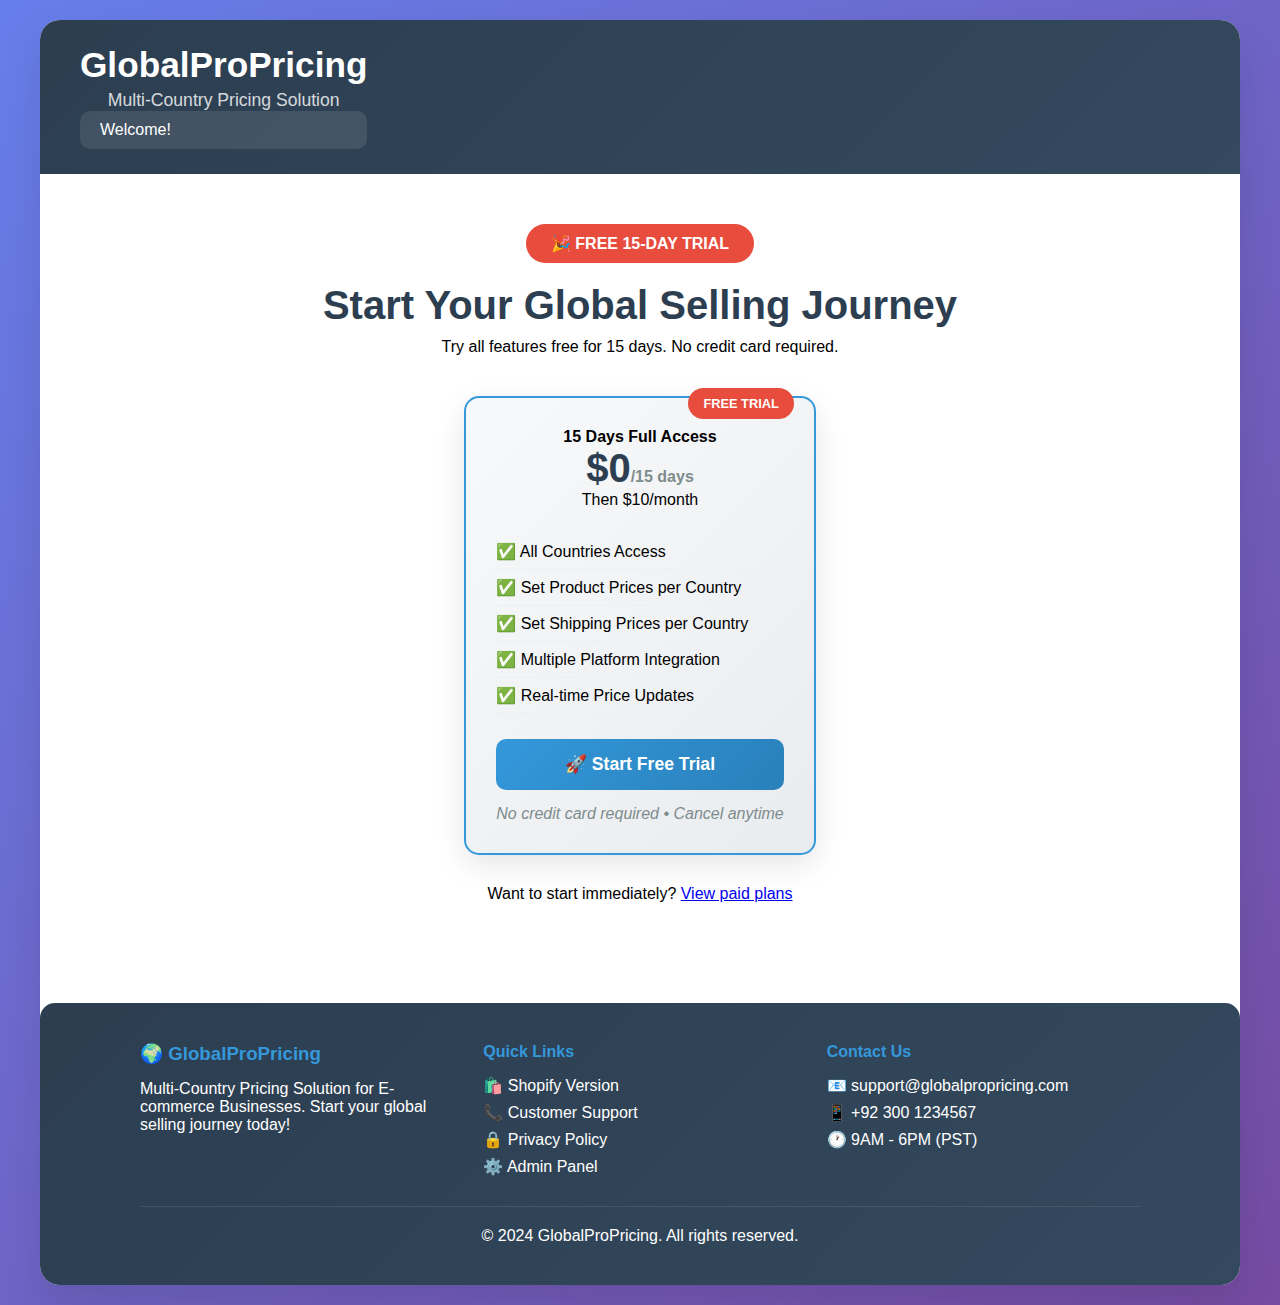
<file: index.html>
<!DOCTYPE html>
<html lang="en">
<head>
    <meta charset="UTF-8">
    <meta name="viewport" content="width=device-width, initial-scale=1.0">
    <title>GlobalProPricing - Multi-Country Pricing Solution</title>
    <link rel="stylesheet" href="style.css">
</head>
<body>
    <div class="app-container">
        <!-- Header -->
        <header class="app-header">
            <div class="header-content">
                <div class="header-title">
                    <h1>GlobalProPricing</h1>
                    <p>Multi-Country Pricing Solution</p>
                </div>
                <div class="user-section">
                    <span>Welcome!</span>
                </div>
            </div>
        </header>

        <!-- Free Trial Section -->
        <div id="freeTrialSection" class="subscription-section">
            <div class="container">
                <div class="section-header">
                    <div class="trial-badge">🎉 FREE 15-DAY TRIAL</div>
                    <h2>Start Your Global Selling Journey</h2>
                    <p>Try all features free for 15 days. No credit card required.</p>
                </div>

                <div class="pricing-plans">
                    <div class="plan-group">
                        <div class="plan-cards">
                            <div class="plan-card popular" style="max-width: 500px; margin: 0 auto;">
                                <div class="popular-badge">FREE TRIAL</div>
                                <div class="plan-header">
                                    <h4>15 Days Full Access</h4>
                                    <div class="price">$0<span>/15 days</span></div>
                                    <div class="save-amount">Then $10/month</div>
                                </div>
                                <ul class="features">
                                    <li>✅ All Countries Access</li>
                                    <li>✅ Set Product Prices per Country</li>
                                    <li>✅ Set Shipping Prices per Country</li>
                                    <li>✅ Multiple Platform Integration</li>
                                    <li>✅ Real-time Price Updates</li>
                                </ul>
                                <button class="subscribe-btn" onclick="startFreeTrial()">
                                    🚀 Start Free Trial
                                </button>
                                <p class="trial-note">No credit card required • Cancel anytime</p>
                            </div>
                        </div>
                    </div>
                </div>

                <div class="show-paid-plans">
                    <p>Want to start immediately? <a href="javascript:void(0)" onclick="showPaidPlans()">View paid plans</a></p>
                </div>
            </div>
        </div>

        <!-- Main Application -->
        <div id="mainApp" class="main-app" style="display: none;">
            <div class="container">
                <div class="app-header">
                    <h2>Welcome to GlobalProPricing! 🎉</h2>
                    <p>Manage your products and global pricing</p>
                </div>

                <!-- Tabs -->
                <div class="simple-tabs">
                    <button class="tab-btn active" onclick="openTab('products')">📦 Products</button>
                    <button class="tab-btn" onclick="openTab('pricing')">💰 Pricing</button>
                    <button class="tab-btn" onclick="openTab('shipping')">🚚 Shipping</button>
                    <button class="tab-btn" onclick="openTab('billing')">💳 Billing</button>
                </div>

                <!-- Products Tab -->
                <div id="productsTab" class="tab-content active">
                    <h3>Product Management</h3>
                    <div class="add-product-form">
                        <h4>Add New Product</h4>
                        <div class="form-group">
                            <input type="text" id="productName" placeholder="Product Name">
                        </div>
                        <div class="form-row">
                            <div class="form-group">
                                <input type="number" id="basePrice" placeholder="Base Price ($)">
                            </div>
                            <div class="form-group">
                                <input type="number" id="productWeight" placeholder="Weight (kg)">
                            </div>
                        </div>
                        <button onclick="addProduct()" class="btn-primary">+ Add Product</button>
                    </div>

                    <div class="products-list">
                        <h4>Your Products</h4>
                        <div id="productsContainer">
                            <p>No products added yet.</p>
                        </div>
                    </div>
                </div>

                <!-- Pricing Tab -->
                <div id="pricingTab" class="tab-content">
                    <h3>Multi-Country Pricing</h3>
                    <div id="countryPricingGrid" class="country-pricing-grid">
                        <!-- Countries will load here -->
                    </div>
                    <button onclick="saveAllPrices()" class="btn-primary">💾 Save All Prices</button>
                </div>

                <!-- Shipping Tab -->
                <div id="shippingTab" class="tab-content">
                    <h3>Shipping Calculator</h3>
                    <div class="calculator-form">
                        <div class="form-group">
                            <select id="calcProduct">
                                <option value="">-- Choose Product --</option>
                            </select>
                        </div>
                        <div class="form-group">
                            <select id="calcCountry"></select>
                        </div>
                        <div class="form-group">
                            <select id="calcMethod">
                                <option value="standard">Standard Shipping</option>
                                <option value="express">Express Shipping</option>
                            </select>
                        </div>
                        <button onclick="calculateShipping()" class="btn-primary">Calculate Shipping</button>
                        <div id="calcResult" class="result-box"></div>
                    </div>
                </div>

                <!-- Billing Tab -->
                <div id="billingTab" class="tab-content">
                    <h3>Billing & Subscription</h3>
                    <div class="billing-info">
                        <div class="current-plan">
                            <h4>Current Plan</h4>
                            <div class="plan-details">
                                <p><strong>Plan:</strong> <span id="currentPlan">Free Trial</span></p>
                                <p><strong>Status:</strong> <span class="status-badge">Active</span></p>
                                <p><strong>Trial Ends:</strong> <span id="trialEndDate">-</span></p>
                            </div>
                        </div>
                        <div class="upgrade-section">
                            <button onclick="showPaymentModal()" class="btn-primary">
                                Subscribe Now - $10/month
                            </button>
                        </div>
                    </div>
                </div>
            </div>
        </div>

        <!-- Payment Modal -->
        <div id="paymentModal" class="modal">
            <div class="modal-content">
                <span class="close" onclick="closeModal()">&times;</span>
                <h2>Complete Your Subscription</h2>
                <div class="plan-summary">
                    <h3>Monthly Plan</h3>
                    <div class="price">$<span id="selectedPlanPrice">10</span></div>
                    <div class="plan-duration">per month</div>
                </div>
                <div class="payment-instructions">
                    <h4>💰 Payment Methods</h4>
                    <div class="payment-methods-grid">
                        <div class="payment-method">
                            <h5>🏦 Bank Transfer</h5>
                            <div class="bank-details">
                                <p><strong>Bank:</strong> Your Bank</p>
                                <p><strong>Account:</strong> Your Account</p>
                            </div>
                        </div>
                        <div class="payment-method">
                            <h5>📱 JazzCash</h5>
                            <div class="bank-details">
                                <p><strong>Number:</strong> 0300-1234567</p>
                            </div>
                        </div>
                    </div>
                    <div class="important-notes">
                        <p>After payment, send screenshot to:</p>
                        <p>📧 Email: your@email.com</p>
                        <p>📞 WhatsApp: +92 3001234567</p>
                    </div>
                </div>
            </div>
        </div>

        <!-- Footer Section -->
        <footer style="background: linear-gradient(135deg, #2c3e50, #34495e); color: white; padding: 40px 20px; margin-top: 50px; border-radius: 15px 15px 0 0;">
            <div class="container">
                <div style="display: grid; grid-template-columns: repeat(auto-fit, minmax(250px, 1fr)); gap: 30px; margin-bottom: 30px;">
                    <!-- Company Info -->
                    <div>
                        <h3 style="color: #3498db; margin-bottom: 15px;">🌍 GlobalProPricing</h3>
                        <p>Multi-Country Pricing Solution for E-commerce Businesses. Start your global selling journey today!</p>
                    </div>
                    
                    <!-- Quick Links -->
                    <div>
                        <h4 style="color: #3498db; margin-bottom: 15px;">Quick Links</h4>
                        <div style="display: flex; flex-direction: column; gap: 8px;">
                            <a href="../2-Shopify-App/Shopify-app.html" style="color: white; text-decoration: none; transition: color 0.3s;">
                                🛍️ Shopify Version
                            </a>
                            <a href="../5-Support/customer-support.html" style="color: white; text-decoration: none; transition: color 0.3s;">
                                📞 Customer Support
                            </a>
                            <a href="../5-Support/privacy-policy.html" style="color: white; text-decoration: none; transition: color 0.3s;">
                                🔒 Privacy Policy
                            </a>
                            <a href="../3-Admin-Panel/admin-panel.html" style="color: white; text-decoration: none; transition: color 0.3s;">
                                ⚙️ Admin Panel
                            </a>
                        </div>
                    </div>
                    
                    <!-- Contact Info -->
                    <div>
                        <h4 style="color: #3498db; margin-bottom: 15px;">Contact Us</h4>
                        <div style="display: flex; flex-direction: column; gap: 8px;">
                            <p>📧 support@globalpropricing.com</p>
                            <p>📱 +92 300 1234567</p>
                            <p>🕐 9AM - 6PM (PST)</p>
                        </div>
                    </div>
                </div>
                
                <!-- Copyright -->
                <div style="text-align: center; padding-top: 20px; border-top: 1px solid rgba(255,255,255,0.1);">
                    <p>&copy; 2024 GlobalProPricing. All rights reserved.</p>
                </div>
            </div>
        </footer>
    </div>

    <script src="script.js"></script>
</body>
</html>
</file>
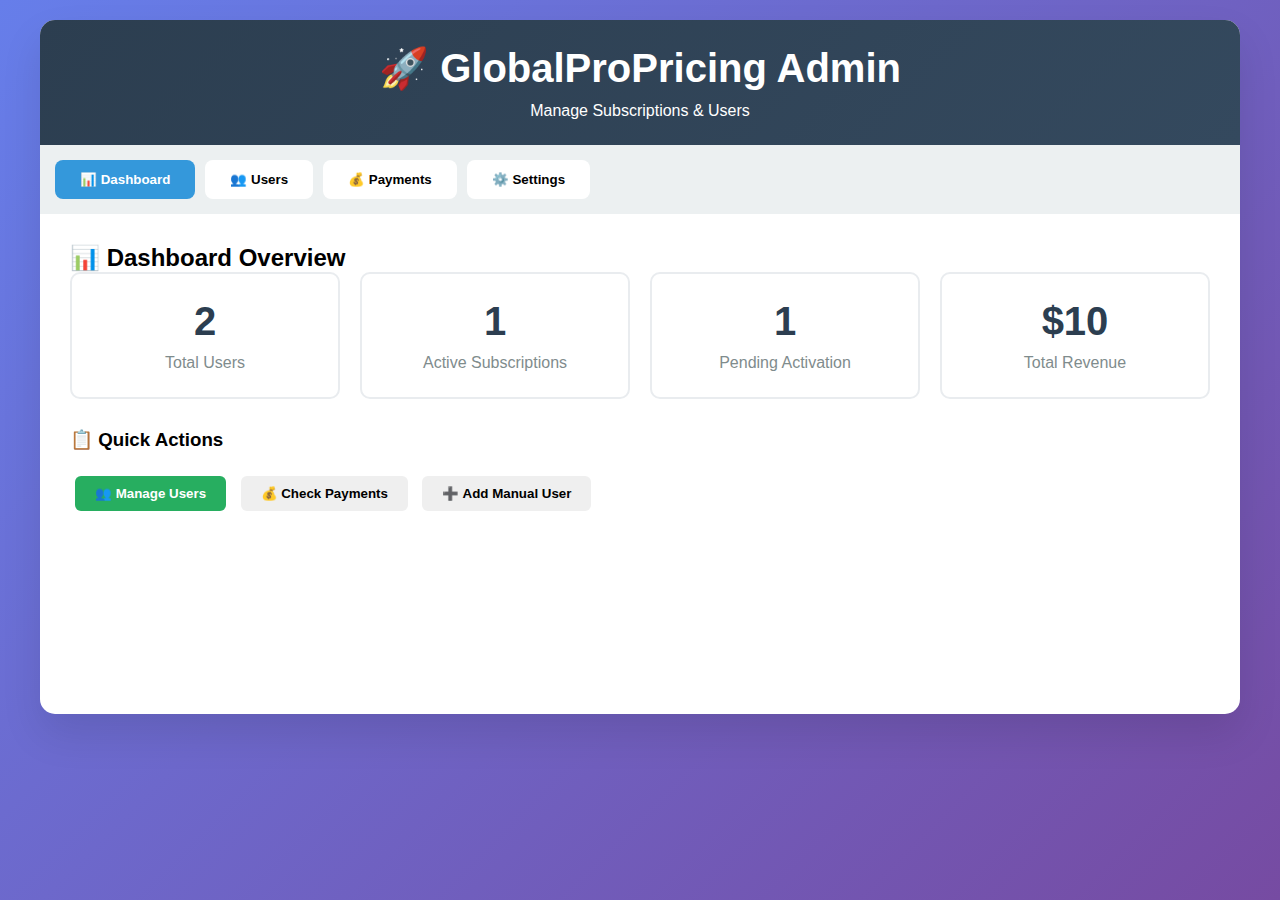
<file: admil-panel.html>
<!DOCTYPE html>
<html lang="en">
<head>
    <meta charset="UTF-8">
    <meta name="viewport" content="width=device-width, initial-scale=1.0">
    <title>Admin Panel - GlobalProPricing</title>
    <style>
        * {
            margin: 0;
            padding: 0;
            box-sizing: border-box;
            font-family: 'Segoe UI', Tahoma, Geneva, Verdana, sans-serif;
        }

        body {
            background: linear-gradient(135deg, #667eea 0%, #764ba2 100%);
            min-height: 100vh;
            padding: 20px;
        }

        .admin-container {
            max-width: 1200px;
            margin: 0 auto;
            background: white;
            border-radius: 15px;
            box-shadow: 0 20px 40px rgba(0,0,0,0.1);
            overflow: hidden;
        }

        .admin-header {
            background: linear-gradient(135deg, #2c3e50, #34495e);
            color: white;
            padding: 25px 40px;
            text-align: center;
        }

        .admin-header h1 {
            font-size: 2.5em;
            margin-bottom: 10px;
        }

        .admin-nav {
            background: #ecf0f1;
            padding: 15px;
            display: flex;
            gap: 10px;
        }

        .nav-btn {
            padding: 12px 25px;
            border: none;
            border-radius: 8px;
            background: white;
            cursor: pointer;
            font-weight: bold;
            transition: all 0.3s ease;
        }

        .nav-btn.active {
            background: #3498db;
            color: white;
        }

        .admin-content {
            padding: 30px;
            min-height: 500px;
        }

        .section {
            display: none;
        }

        .section.active {
            display: block;
        }

        .user-card {
            background: #f8f9fa;
            border: 2px solid #e9ecef;
            border-radius: 10px;
            padding: 20px;
            margin-bottom: 15px;
        }

        .user-card.active {
            border-color: #27ae60;
            background: #d5f4e6;
        }

        .user-card.pending {
            border-color: #f39c12;
            background: #fef5e7;
        }

        .btn {
            padding: 10px 20px;
            border: none;
            border-radius: 6px;
            cursor: pointer;
            font-weight: bold;
            margin: 5px;
        }

        .btn-activate {
            background: #27ae60;
            color: white;
        }

        .btn-deactivate {
            background: #e74c3c;
            color: white;
        }

        .stats-grid {
            display: grid;
            grid-template-columns: repeat(auto-fit, minmax(200px, 1fr));
            gap: 20px;
            margin-bottom: 30px;
        }

        .stat-card {
            background: white;
            border: 2px solid #e9ecef;
            border-radius: 10px;
            padding: 25px;
            text-align: center;
        }

        .stat-number {
            font-size: 2.5em;
            font-weight: bold;
            color: #2c3e50;
        }

        .stat-label {
            color: #7f8c8d;
            margin-top: 10px;
        }
    </style>
</head>
<body>
    <div class="admin-container">
        <!-- Header -->
        <div class="admin-header">
            <h1>🚀 GlobalProPricing Admin</h1>
            <p>Manage Subscriptions & Users</p>
        </div>

        <!-- Navigation -->
        <div class="admin-nav">
            <button class="nav-btn active" onclick="showSection('dashboard')">📊 Dashboard</button>
            <button class="nav-btn" onclick="showSection('users')">👥 Users</button>
            <button class="nav-btn" onclick="showSection('payments')">💰 Payments</button>
            <button class="nav-btn" onclick="showSection('settings')">⚙️ Settings</button>
        </div>

        <!-- Content -->
        <div class="admin-content">
            <!-- Dashboard Section -->
            <div id="dashboard" class="section active">
                <h2>📊 Dashboard Overview</h2>
                <div class="stats-grid">
                    <div class="stat-card">
                        <div class="stat-number" id="totalUsers">0</div>
                        <div class="stat-label">Total Users</div>
                    </div>
                    <div class="stat-card">
                        <div class="stat-number" id="activeUsers">0</div>
                        <div class="stat-label">Active Subscriptions</div>
                    </div>
                    <div class="stat-card">
                        <div class="stat-number" id="pendingUsers">0</div>
                        <div class="stat-label">Pending Activation</div>
                    </div>
                    <div class="stat-card">
                        <div class="stat-number" id="totalRevenue">$0</div>
                        <div class="stat-label">Total Revenue</div>
                    </div>
                </div>

                <h3>📋 Quick Actions</h3>
                <div style="margin-top: 20px;">
                    <button class="btn btn-activate" onclick="showSection('users')">👥 Manage Users</button>
                    <button class="btn" onclick="showSection('payments')">💰 Check Payments</button>
                    <button class="btn" onclick="addManualUser()">➕ Add Manual User</button>
                </div>
            </div>

            <!-- Users Section -->
            <div id="users" class="section">
                <h2>👥 User Management</h2>
                <div id="usersList">
                    <!-- Users yahan load honge -->
                    <p>Loading users...</p>
                </div>
            </div>

            <!-- Payments Section -->
            <div id="payments" class="section">
                <h2>💰 Payment Management</h2>
                <div id="paymentsList">
                    <!-- Payments yahan load honge -->
                    <p>No payments yet.</p>
                </div>
            </div>

            <!-- Settings Section -->
            <div id="settings" class="section">
                <h2>⚙️ Admin Settings</h2>
                <div class="user-card">
                    <h3>Add New User Manually</h3>
                    <input type="email" id="manualEmail" placeholder="User Email" style="padding: 10px; width: 300px; margin: 10px 0;">
                    <select id="manualPlan" style="padding: 10px; margin: 10px;">
                        <option value="monthly">Monthly - $10</option>
                        <option value="yearly">Yearly - $100</option>
                    </select>
                    <br>
                    <button class="btn btn-activate" onclick="addManualUser()">Add User</button>
                </div>
            </div>
        </div>
    </div>

    <script src="admin-script.js"></script>
</body>
</html>
</file>
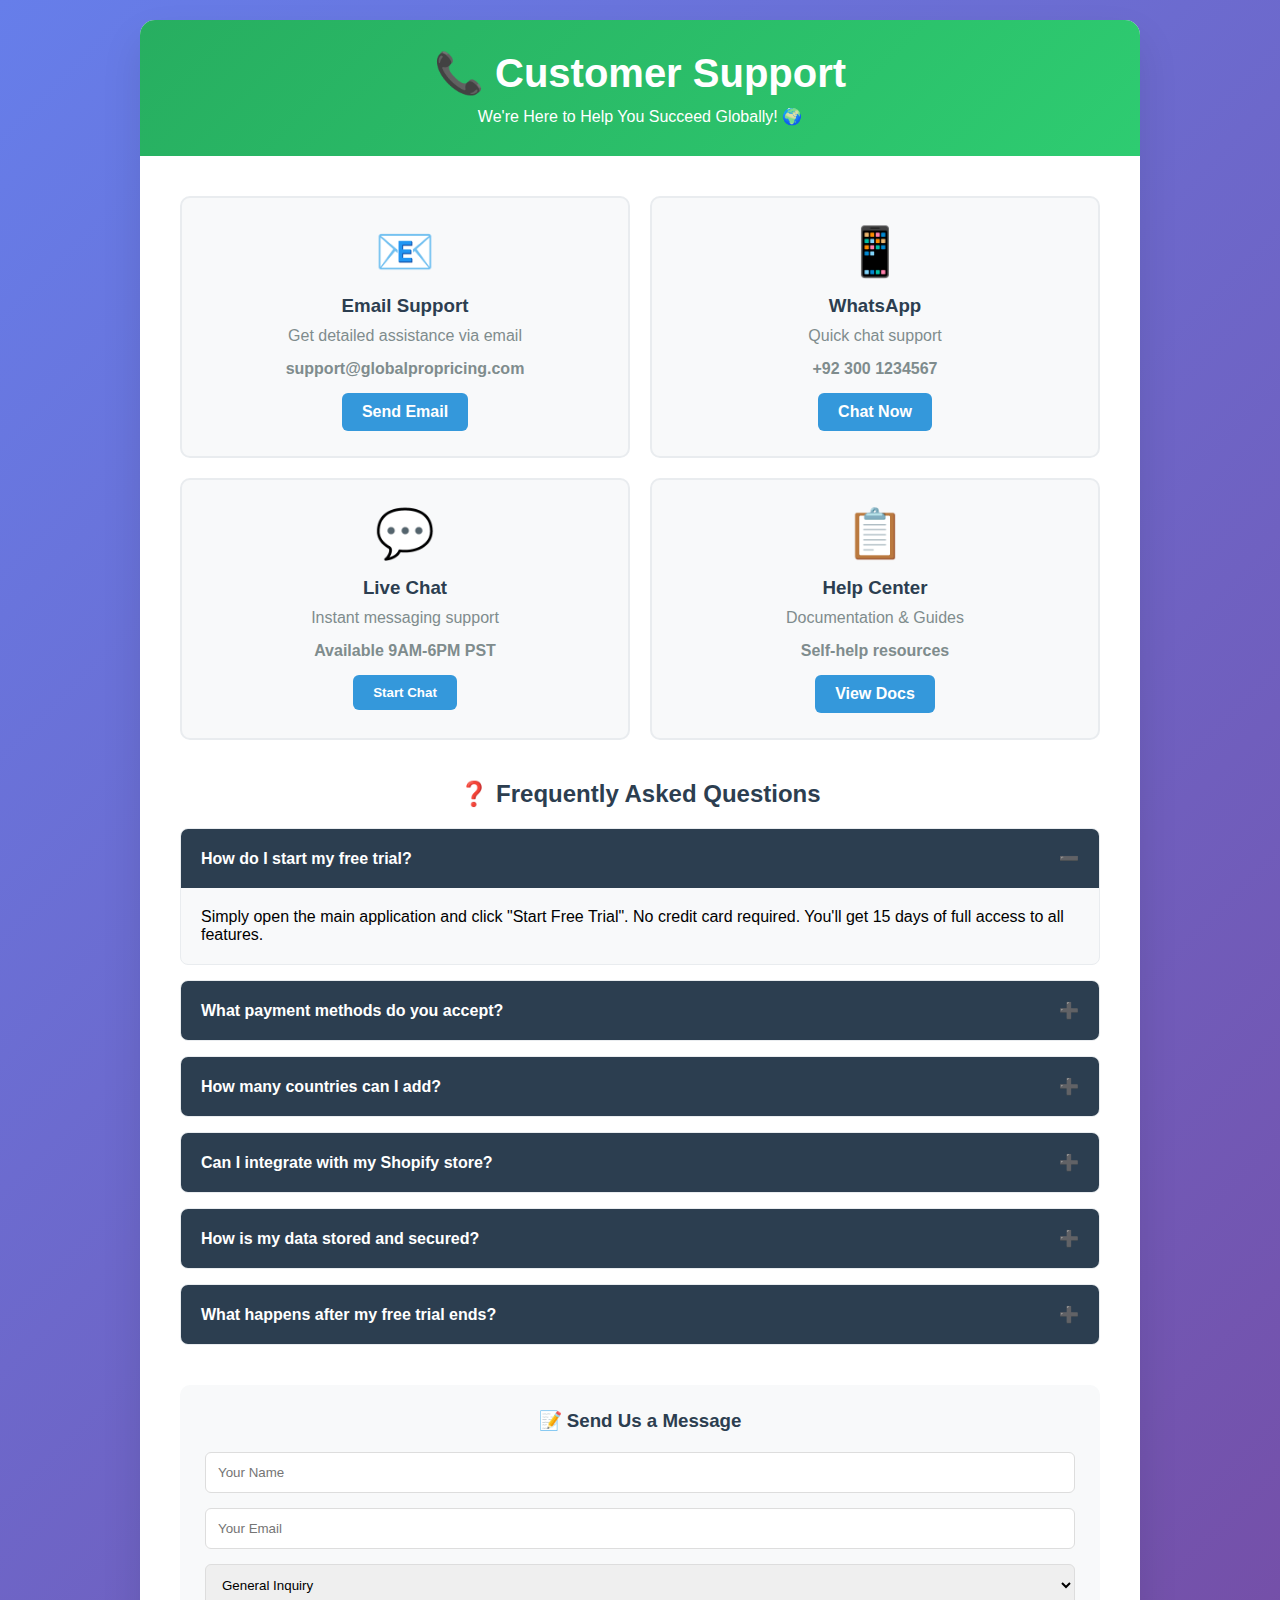
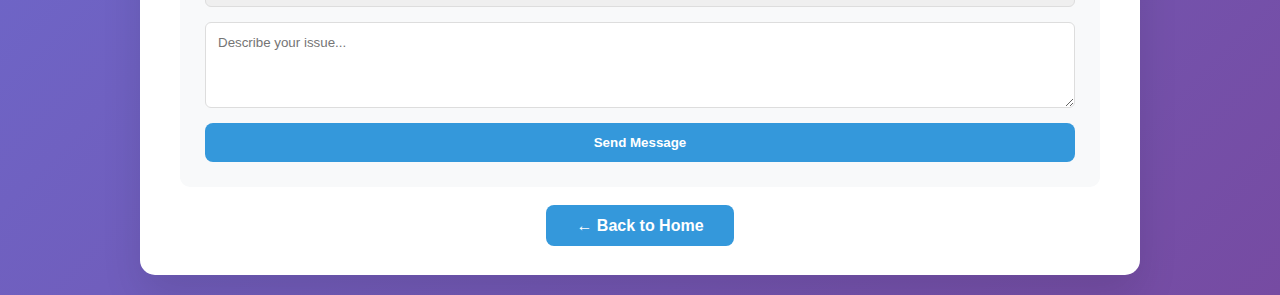
<file: customer-support.html>
<!DOCTYPE html>
<html lang="en">
<head>
    <meta charset="UTF-8">
    <meta name="viewport" content="width=device-width, initial-scale=1.0">
    <title>Customer Support - GlobalProPricing</title>
    <style>
        * {
            margin: 0;
            padding: 0;
            box-sizing: border-box;
            font-family: 'Segoe UI', Tahoma, Geneva, Verdana, sans-serif;
        }

        body {
            background: linear-gradient(135deg, #667eea 0%, #764ba2 100%);
            min-height: 100vh;
            padding: 20px;
        }

        .support-container {
            max-width: 1000px;
            margin: 0 auto;
            background: white;
            border-radius: 15px;
            box-shadow: 0 20px 40px rgba(0,0,0,0.1);
            overflow: hidden;
        }

        .support-header {
            background: linear-gradient(135deg, #27ae60, #2ecc71);
            color: white;
            padding: 30px 40px;
            text-align: center;
        }

        .support-header h1 {
            font-size: 2.5em;
            margin-bottom: 10px;
        }

        .support-content {
            padding: 40px;
        }

        .contact-methods {
            display: grid;
            grid-template-columns: repeat(auto-fit, minmax(300px, 1fr));
            gap: 20px;
            margin-bottom: 40px;
        }

        .contact-card {
            background: #f8f9fa;
            border: 2px solid #e9ecef;
            border-radius: 10px;
            padding: 25px;
            text-align: center;
            transition: transform 0.3s ease;
        }

        .contact-card:hover {
            transform: translateY(-5px);
            border-color: #3498db;
        }

        .contact-icon {
            font-size: 3em;
            margin-bottom: 15px;
        }

        .contact-card h3 {
            color: #2c3e50;
            margin-bottom: 10px;
        }

        .contact-card p {
            color: #7f8c8d;
            margin-bottom: 15px;
        }

        .contact-btn {
            background: #3498db;
            color: white;
            padding: 10px 20px;
            border: none;
            border-radius: 6px;
            text-decoration: none;
            font-weight: bold;
            cursor: pointer;
            display: inline-block;
        }

        .faq-section {
            margin-top: 40px;
        }

        .faq-item {
            background: #f8f9fa;
            border: 1px solid #e9ecef;
            border-radius: 8px;
            margin-bottom: 15px;
            overflow: hidden;
        }

        .faq-question {
            padding: 20px;
            background: #2c3e50;
            color: white;
            cursor: pointer;
            font-weight: bold;
            display: flex;
            justify-content: space-between;
            align-items: center;
        }

        .faq-answer {
            padding: 0 20px;
            max-height: 0;
            overflow: hidden;
            transition: max-height 0.3s ease, padding 0.3s ease;
        }

        .faq-answer.active {
            padding: 20px;
            max-height: 500px;
        }

        .back-button {
            text-align: center;
            margin-top: 30px;
        }

        .btn {
            background: #3498db;
            color: white;
            padding: 12px 30px;
            border: none;
            border-radius: 8px;
            text-decoration: none;
            font-weight: bold;
            cursor: pointer;
        }

        @media (max-width: 768px) {
            .support-content {
                padding: 20px;
            }
            
            .support-header h1 {
                font-size: 2em;
            }
            
            .contact-methods {
                grid-template-columns: 1fr;
            }
        }
    </style>
</head>
<body>
    <div class="support-container">
        <!-- Header -->
        <div class="support-header">
            <h1>📞 Customer Support</h1>
            <p>We're Here to Help You Succeed Globally! 🌍</p>
        </div>

        <!-- Content -->
        <div class="support-content">
            <!-- Contact Methods -->
            <div class="contact-methods">
                <div class="contact-card">
                    <div class="contact-icon">📧</div>
                    <h3>Email Support</h3>
                    <p>Get detailed assistance via email</p>
                    <p><strong>support@globalpropricing.com</strong></p>
                    <a href="mailto:support@globalpropricing.com" class="contact-btn">Send Email</a>
                </div>

                <div class="contact-card">
                    <div class="contact-icon">📱</div>
                    <h3>WhatsApp</h3>
                    <p>Quick chat support</p>
                    <p><strong>+92 300 1234567</strong></p>
                    <a href="https://wa.me/923001234567" class="contact-btn" target="_blank">Chat Now</a>
                </div>

                <div class="contact-card">
                    <div class="contact-icon">💬</div>
                    <h3>Live Chat</h3>
                    <p>Instant messaging support</p>
                    <p><strong>Available 9AM-6PM PST</strong></p>
                    <button class="contact-btn" onclick="startLiveChat()">Start Chat</button>
                </div>

                <div class="contact-card">
                    <div class="contact-icon">📋</div>
                    <h3>Help Center</h3>
                    <p>Documentation & Guides</p>
                    <p><strong>Self-help resources</strong></p>
                    <a href="../README.md" class="contact-btn">View Docs</a>
                </div>
            </div>

            <!-- FAQ Section -->
            <div class="faq-section">
                <h2 style="color: #2c3e50; margin-bottom: 20px; text-align: center;">❓ Frequently Asked Questions</h2>
                
                <div class="faq-item">
                    <div class="faq-question" onclick="toggleFAQ(1)">
                        How do I start my free trial?
                        <span>➕</span>
                    </div>
                    <div class="faq-answer" id="faq1">
                        <p>Simply open the main application and click "Start Free Trial". No credit card required. You'll get 15 days of full access to all features.</p>
                    </div>
                </div>

                <div class="faq-item">
                    <div class="faq-question" onclick="toggleFAQ(2)">
                        What payment methods do you accept?
                        <span>➕</span>
                    </div>
                    <div class="faq-answer" id="faq2">
                        <p>We accept Bank Transfer, JazzCash, and EasyPaisa. After payment, send the screenshot to our WhatsApp for activation.</p>
                    </div>
                </div>

                <div class="faq-item">
                    <div class="faq-question" onclick="toggleFAQ(3)">
                        How many countries can I add?
                        <span>➕</span>
                    </div>
                    <div class="faq-answer" id="faq3">
                        <p>You can set prices for unlimited countries. Currently supported: US, UK, Pakistan, Canada, Australia. More countries can be added on request.</p>
                    </div>
                </div>

                <div class="faq-item">
                    <div class="faq-question" onclick="toggleFAQ(4)">
                        Can I integrate with my Shopify store?
                        <span>➕</span>
                    </div>
                    <div class="faq-answer" id="faq4">
                        <p>Yes! We have dedicated Shopify integration. Check the "2-Shopify-App" folder for the Shopify version of our application.</p>
                    </div>
                </div>

                <div class="faq-item">
                    <div class="faq-question" onclick="toggleFAQ(5)">
                        How is my data stored and secured?
                        <span>➕</span>
                    </div>
                    <div class="faq-answer" id="faq5">
                        <p>Your data is stored locally in your browser using LocalStorage. We don't have access to your product data. For payment information, we use secure processing methods.</p>
                    </div>
                </div>

                <div class="faq-item">
                    <div class="faq-question" onclick="toggleFAQ(6)">
                        What happens after my free trial ends?
                        <span>➕</span>
                    </div>
                    <div class="faq-answer" id="faq6">
                        <p>After 15 days, you can subscribe to our monthly plan for $10/month. Your data will be preserved during the transition.</p>
                    </div>
                </div>
            </div>

            <!-- Support Form -->
            <div style="margin-top: 40px; background: #f8f9fa; padding: 25px; border-radius: 10px;">
                <h3 style="color: #2c3e50; margin-bottom: 20px; text-align: center;">📝 Send Us a Message</h3>
                <form id="supportForm">
                    <div style="display: grid; gap: 15px;">
                        <input type="text" placeholder="Your Name" style="padding: 12px; border: 1px solid #ddd; border-radius: 6px;">
                        <input type="email" placeholder="Your Email" style="padding: 12px; border: 1px solid #ddd; border-radius: 6px;">
                        <select style="padding: 12px; border: 1px solid #ddd; border-radius: 6px;">
                            <option>General Inquiry</option>
                            <option>Technical Support</option>
                            <option>Billing Issue</option>
                            <option>Feature Request</option>
                        </select>
                        <textarea placeholder="Describe your issue..." rows="4" style="padding: 12px; border: 1px solid #ddd; border-radius: 6px;"></textarea>
                        <button type="button" class="btn" style="width: 100%;" onclick="submitSupportForm()">Send Message</button>
                    </div>
                </form>
            </div>

            <div class="back-button">
                <a href="../1-Website-App/index.html" class="btn">← Back to Home</a>
            </div>
        </div>
    </div>

    <script>
        // FAQ Toggle Function
        function toggleFAQ(number) {
            const answer = document.getElementById('faq' + number);
            const question = event.currentTarget;
            const icon = question.querySelector('span');
            
            answer.classList.toggle('active');
            icon.textContent = answer.classList.contains('active') ? '➖' : '➕';
        }

        // Live Chat Function
        function startLiveChat() {
            alert('🚀 Live chat feature coming soon! For now, please use WhatsApp or Email support.');
        }

        // Support Form Submission
        function submitSupportForm() {
            alert('✅ Thank you for your message! We will respond within 24 hours.');
            document.getElementById('supportForm').reset();
        }

        // Auto-open first FAQ
        document.addEventListener('DOMContentLoaded', function() {
            toggleFAQ(1);
        });
    </script>
</body>
</html>
</file>
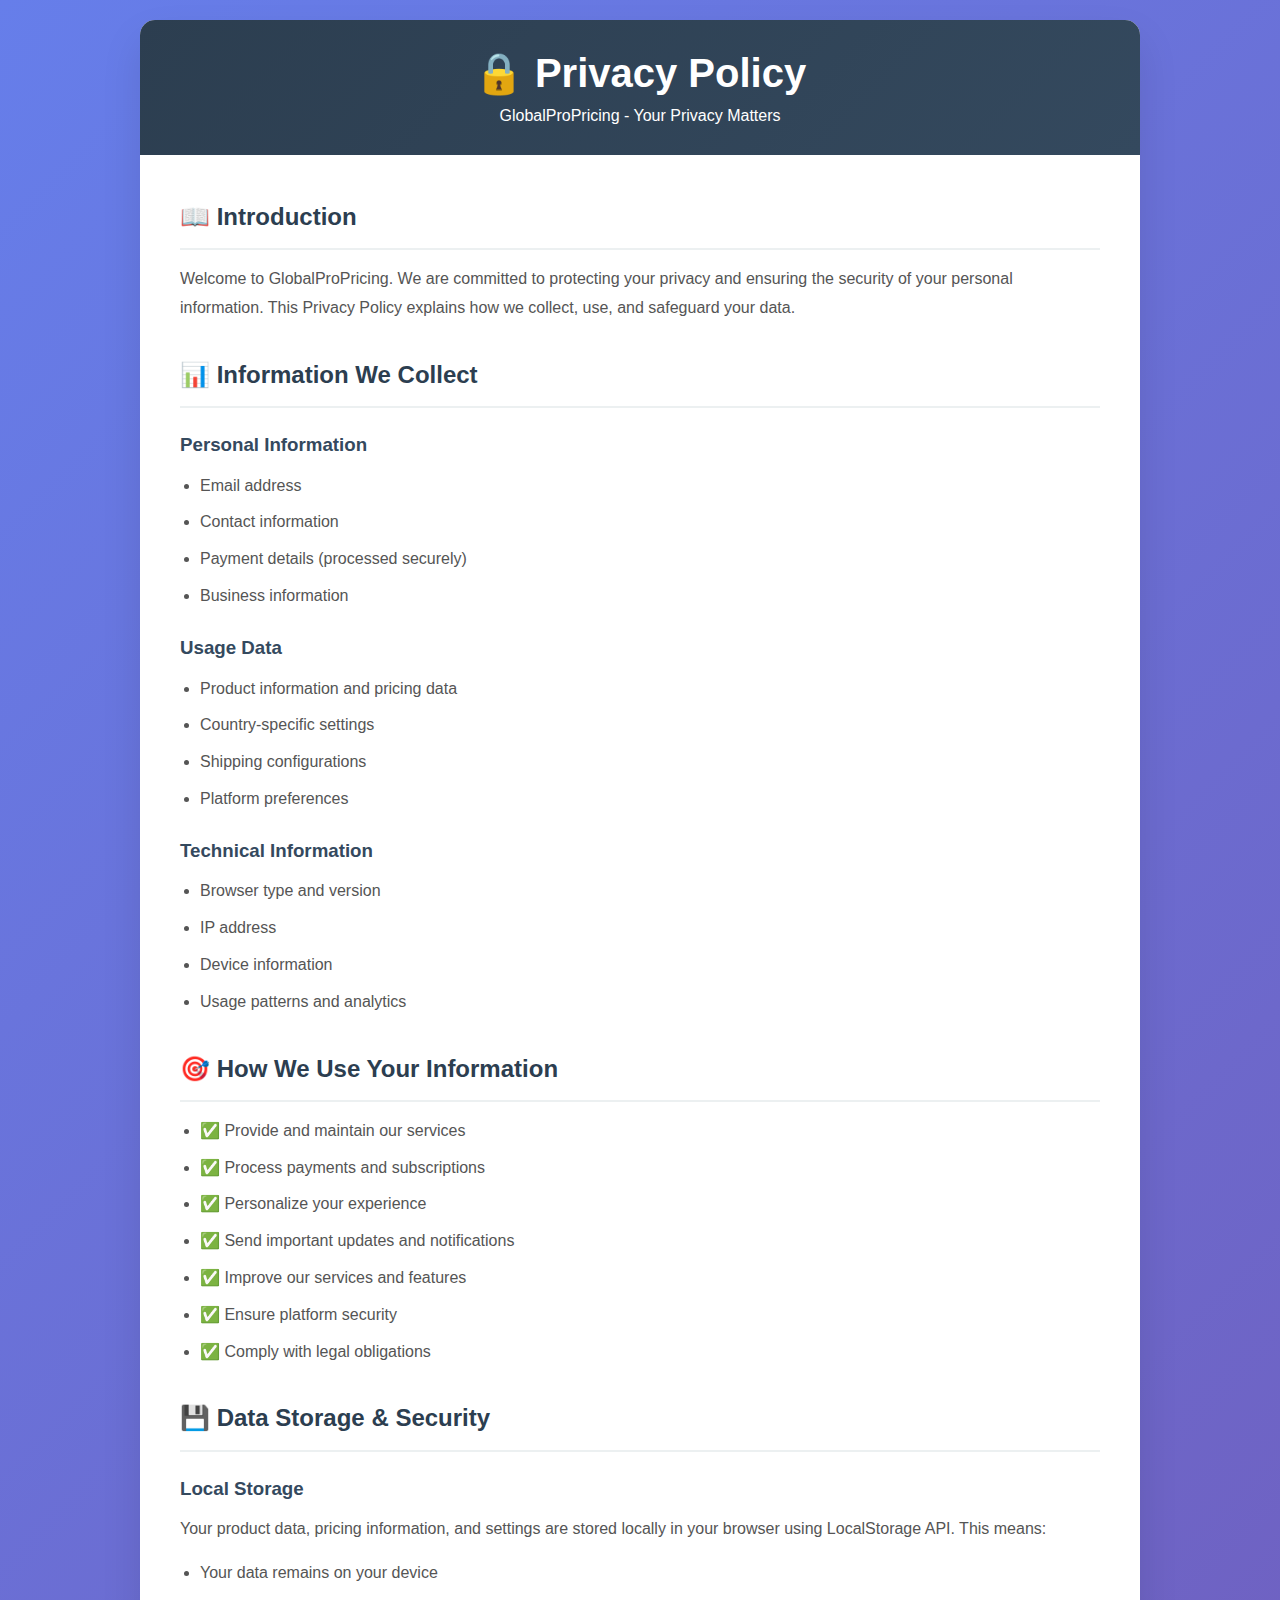
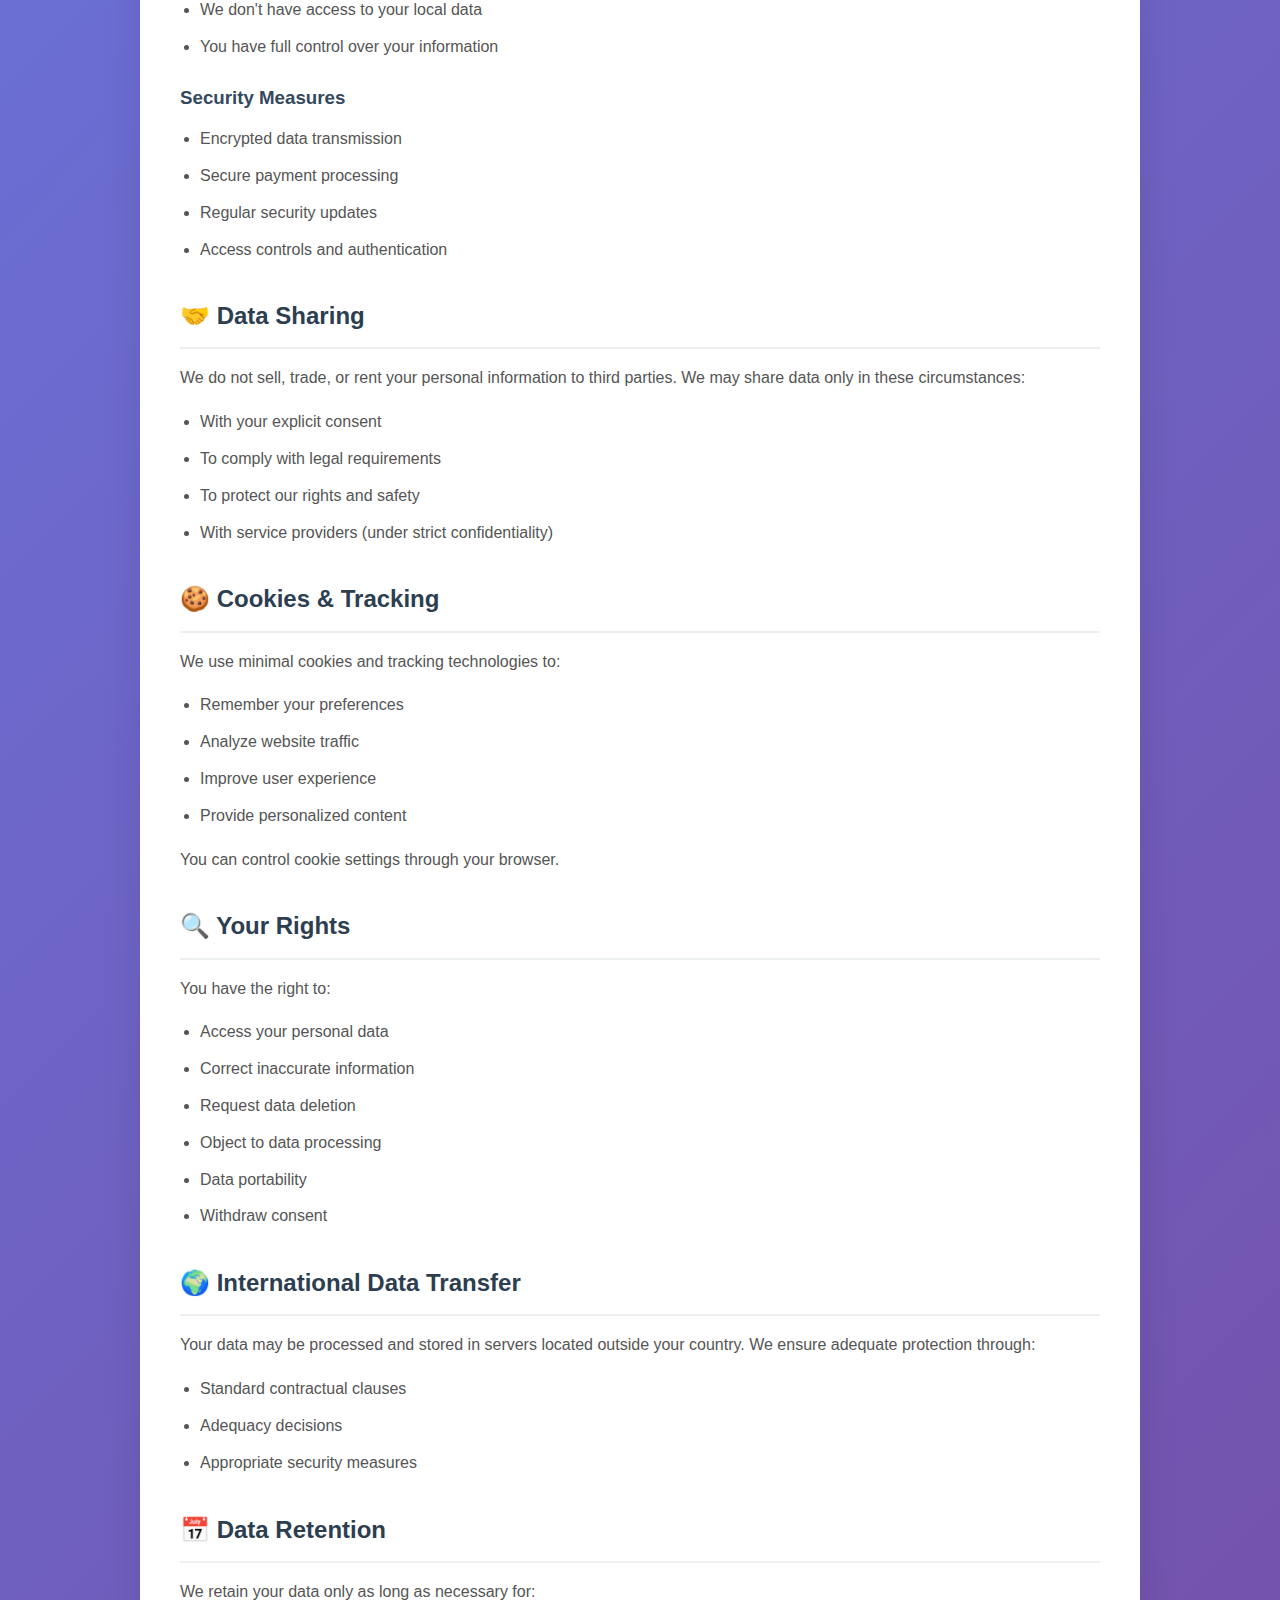
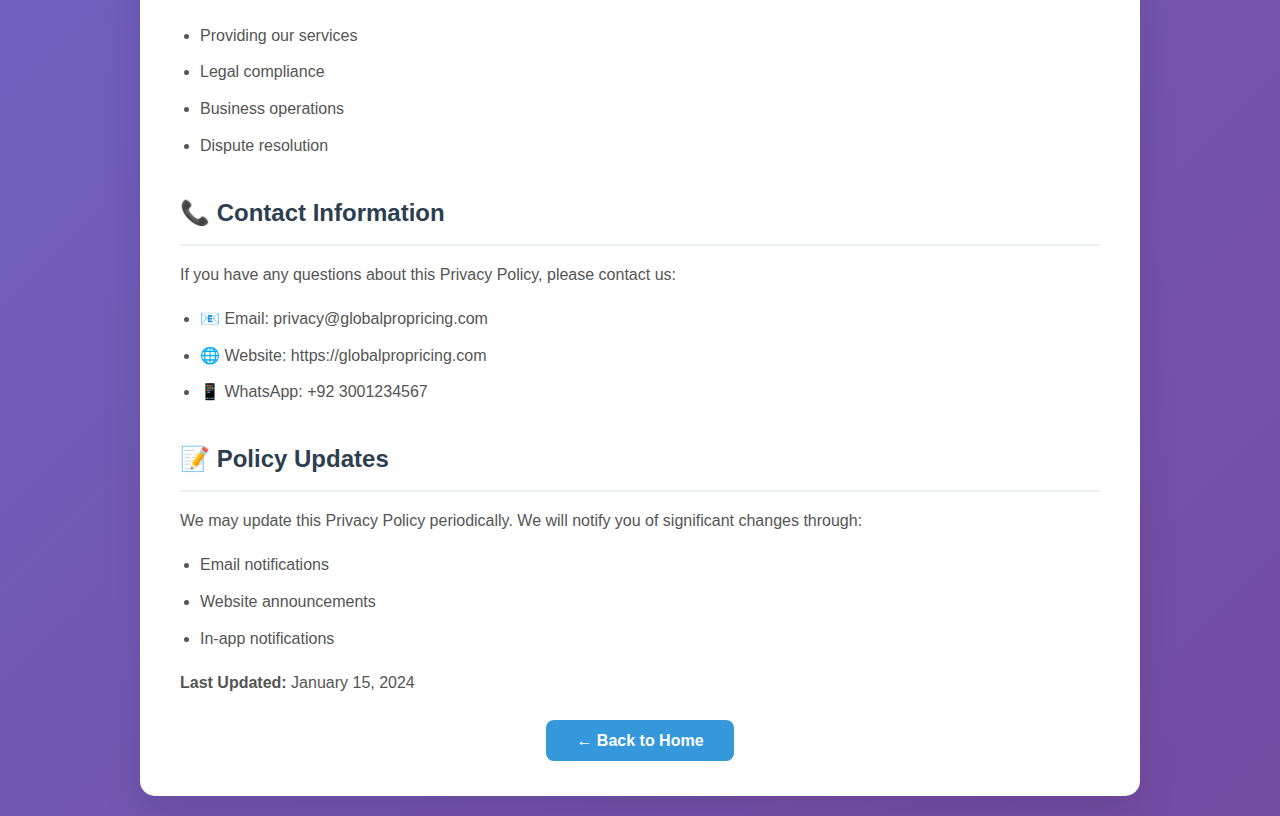
<file: privacy-policy.html>
<!DOCTYPE html>
<html lang="en">
<head>
    <meta charset="UTF-8">
    <meta name="viewport" content="width=device-width, initial-scale=1.0">
    <title>Privacy Policy - GlobalProPricing</title>
    <style>
        * {
            margin: 0;
            padding: 0;
            box-sizing: border-box;
            font-family: 'Segoe UI', Tahoma, Geneva, Verdana, sans-serif;
        }

        body {
            background: linear-gradient(135deg, #667eea 0%, #764ba2 100%);
            min-height: 100vh;
            padding: 20px;
        }

        .policy-container {
            max-width: 1000px;
            margin: 0 auto;
            background: white;
            border-radius: 15px;
            box-shadow: 0 20px 40px rgba(0,0,0,0.1);
            overflow: hidden;
        }

        .policy-header {
            background: linear-gradient(135deg, #2c3e50, #34495e);
            color: white;
            padding: 30px 40px;
            text-align: center;
        }

        .policy-header h1 {
            font-size: 2.5em;
            margin-bottom: 10px;
        }

        .policy-content {
            padding: 40px;
            line-height: 1.8;
        }

        .section {
            margin-bottom: 30px;
        }

        .section h2 {
            color: #2c3e50;
            border-bottom: 2px solid #ecf0f1;
            padding-bottom: 10px;
            margin-bottom: 15px;
        }

        .section h3 {
            color: #34495e;
            margin: 20px 0 10px 0;
        }

        .section p {
            margin-bottom: 15px;
            color: #555;
        }

        .section ul {
            margin-left: 20px;
            margin-bottom: 15px;
        }

        .section li {
            margin-bottom: 8px;
            color: #555;
        }

        .back-button {
            text-align: center;
            margin-top: 30px;
        }

        .btn {
            background: #3498db;
            color: white;
            padding: 12px 30px;
            border: none;
            border-radius: 8px;
            text-decoration: none;
            font-weight: bold;
            cursor: pointer;
        }

        @media (max-width: 768px) {
            .policy-content {
                padding: 20px;
            }
            
            .policy-header h1 {
                font-size: 2em;
            }
        }
    </style>
</head>
<body>
    <div class="policy-container">
        <!-- Header -->
        <div class="policy-header">
            <h1>🔒 Privacy Policy</h1>
            <p>GlobalProPricing - Your Privacy Matters</p>
        </div>

        <!-- Content -->
        <div class="policy-content">
            <div class="section">
                <h2>📖 Introduction</h2>
                <p>Welcome to GlobalProPricing. We are committed to protecting your privacy and ensuring the security of your personal information. This Privacy Policy explains how we collect, use, and safeguard your data.</p>
            </div>

            <div class="section">
                <h2>📊 Information We Collect</h2>
                
                <h3>Personal Information</h3>
                <ul>
                    <li>Email address</li>
                    <li>Contact information</li>
                    <li>Payment details (processed securely)</li>
                    <li>Business information</li>
                </ul>

                <h3>Usage Data</h3>
                <ul>
                    <li>Product information and pricing data</li>
                    <li>Country-specific settings</li>
                    <li>Shipping configurations</li>
                    <li>Platform preferences</li>
                </ul>

                <h3>Technical Information</h3>
                <ul>
                    <li>Browser type and version</li>
                    <li>IP address</li>
                    <li>Device information</li>
                    <li>Usage patterns and analytics</li>
                </ul>
            </div>

            <div class="section">
                <h2>🎯 How We Use Your Information</h2>
                <ul>
                    <li>✅ Provide and maintain our services</li>
                    <li>✅ Process payments and subscriptions</li>
                    <li>✅ Personalize your experience</li>
                    <li>✅ Send important updates and notifications</li>
                    <li>✅ Improve our services and features</li>
                    <li>✅ Ensure platform security</li>
                    <li>✅ Comply with legal obligations</li>
                </ul>
            </div>

            <div class="section">
                <h2>💾 Data Storage & Security</h2>
                <h3>Local Storage</h3>
                <p>Your product data, pricing information, and settings are stored locally in your browser using LocalStorage API. This means:</p>
                <ul>
                    <li>Your data remains on your device</li>
                    <li>We don't have access to your local data</li>
                    <li>You have full control over your information</li>
                </ul>

                <h3>Security Measures</h3>
                <ul>
                    <li>Encrypted data transmission</li>
                    <li>Secure payment processing</li>
                    <li>Regular security updates</li>
                    <li>Access controls and authentication</li>
                </ul>
            </div>

            <div class="section">
                <h2>🤝 Data Sharing</h2>
                <p>We do not sell, trade, or rent your personal information to third parties. We may share data only in these circumstances:</p>
                <ul>
                    <li>With your explicit consent</li>
                    <li>To comply with legal requirements</li>
                    <li>To protect our rights and safety</li>
                    <li>With service providers (under strict confidentiality)</li>
                </ul>
            </div>

            <div class="section">
                <h2>🍪 Cookies & Tracking</h2>
                <p>We use minimal cookies and tracking technologies to:</p>
                <ul>
                    <li>Remember your preferences</li>
                    <li>Analyze website traffic</li>
                    <li>Improve user experience</li>
                    <li>Provide personalized content</li>
                </ul>
                <p>You can control cookie settings through your browser.</p>
            </div>

            <div class="section">
                <h2>🔍 Your Rights</h2>
                <p>You have the right to:</p>
                <ul>
                    <li>Access your personal data</li>
                    <li>Correct inaccurate information</li>
                    <li>Request data deletion</li>
                    <li>Object to data processing</li>
                    <li>Data portability</li>
                    <li>Withdraw consent</li>
                </ul>
            </div>

            <div class="section">
                <h2>🌍 International Data Transfer</h2>
                <p>Your data may be processed and stored in servers located outside your country. We ensure adequate protection through:</p>
                <ul>
                    <li>Standard contractual clauses</li>
                    <li>Adequacy decisions</li>
                    <li>Appropriate security measures</li>
                </ul>
            </div>

            <div class="section">
                <h2>📅 Data Retention</h2>
                <p>We retain your data only as long as necessary for:</p>
                <ul>
                    <li>Providing our services</li>
                    <li>Legal compliance</li>
                    <li>Business operations</li>
                    <li>Dispute resolution</li>
                </ul>
            </div>

            <div class="section">
                <h2>📞 Contact Information</h2>
                <p>If you have any questions about this Privacy Policy, please contact us:</p>
                <ul>
                    <li>📧 Email: privacy@globalpropricing.com</li>
                    <li>🌐 Website: https://globalpropricing.com</li>
                    <li>📱 WhatsApp: +92 3001234567</li>
                </ul>
            </div>

            <div class="section">
                <h2>📝 Policy Updates</h2>
                <p>We may update this Privacy Policy periodically. We will notify you of significant changes through:</p>
                <ul>
                    <li>Email notifications</li>
                    <li>Website announcements</li>
                    <li>In-app notifications</li>
                </ul>
                <p><strong>Last Updated:</strong> January 15, 2024</p>
            </div>

            <div class="back-button">
                <a href="../1-Website-App/index.html" class="btn">← Back to Home</a>
            </div>
        </div>
    </div>
</body>
</html>
</file>
<file: style.css>
* {
    margin: 0;
    padding: 0;
    box-sizing: border-box;
    font-family: 'Segoe UI', Tahoma, Geneva, Verdana, sans-serif;
}

body {
    background: linear-gradient(135deg, #667eea 0%, #764ba2 100%);
    min-height: 100vh;
    padding: 20px;
}

.app-container {
    max-width: 1200px;
    margin: 0 auto;
    background: white;
    border-radius: 20px;
    box-shadow: 0 20px 40px rgba(0,0,0,0.1);
    overflow: hidden;
}

/* Header - Logo Section Removed */
.app-header {
    background: linear-gradient(135deg, #2c3e50, #34495e);
    color: white;
    padding: 25px 40px;
    display: flex;
    justify-content: space-between;
    align-items: center;
}

.header-title {
    text-align: center;
}

.header-title h1 {
    font-size: 2.2em;
    margin-bottom: 5px;
    color: white;
}

.header-title p {
    opacity: 0.8;
    color: white;
    margin: 0;
    font-size: 1.1em;
}

.user-section {
    background: rgba(255,255,255,0.1);
    padding: 10px 20px;
    border-radius: 10px;
}

/* Free Trial Section */
.subscription-section {
    padding: 50px 30px;
}

.container {
    max-width: 1000px;
    margin: 0 auto;
}

.section-header {
    text-align: center;
    margin-bottom: 40px;
}

.section-header h2 {
    font-size: 2.5em;
    color: #2c3e50;
    margin-bottom: 10px;
}

.trial-badge {
    background: #e74c3c;
    color: white;
    padding: 10px 25px;
    border-radius: 25px;
    font-weight: bold;
    display: inline-block;
    margin-bottom: 20px;
}

/* Plan Cards */
.pricing-plans {
    display: flex;
    justify-content: center;
}

.plan-card {
    background: white;
    border-radius: 15px;
    padding: 30px;
    box-shadow: 0 10px 30px rgba(0,0,0,0.1);
    border: 2px solid #ecf0f1;
    position: relative;
}

.plan-card.popular {
    border-color: #3498db;
    background: linear-gradient(135deg, #f8f9fa, #e9ecef);
}

.popular-badge {
    position: absolute;
    top: -10px;
    right: 20px;
    background: #e74c3c;
    color: white;
    padding: 8px 15px;
    border-radius: 20px;
    font-size: 0.8em;
    font-weight: bold;
}

.plan-header {
    text-align: center;
    margin-bottom: 25px;
}

.price {
    font-size: 2.5em;
    font-weight: bold;
    color: #2c3e50;
}

.price span {
    font-size: 0.4em;
    color: #7f8c8d;
}

.features {
    list-style: none;
    margin-bottom: 25px;
}

.features li {
    padding: 8px 0;
    border-bottom: 1px solid #ecf0f1;
}

.subscribe-btn {
    width: 100%;
    padding: 15px;
    background: linear-gradient(135deg, #3498db, #2980b9);
    color: white;
    border: none;
    border-radius: 10px;
    font-size: 1.1em;
    font-weight: bold;
    cursor: pointer;
}

.trial-note {
    text-align: center;
    margin-top: 15px;
    color: #7f8c8d;
    font-style: italic;
}

.show-paid-plans {
    text-align: center;
    margin-top: 30px;
}

/* Main App */
.main-app {
    padding: 30px;
}

.simple-tabs {
    display: flex;
    background: #f8f9fa;
    border-radius: 15px;
    padding: 10px;
    margin-bottom: 30px;
}

.tab-btn {
    flex: 1;
    padding: 15px;
    border: none;
    background: none;
    cursor: pointer;
    border-radius: 10px;
}

.tab-btn.active {
    background: white;
    box-shadow: 0 5px 15px rgba(0,0,0,0.1);
    font-weight: bold;
    color: #3498db;
}

.tab-content {
    display: none;
}

.tab-content.active {
    display: block;
}

/* Forms */
.add-product-form {
    background: #f8f9fa;
    padding: 25px;
    border-radius: 15px;
    margin-bottom: 30px;
}

.form-group {
    margin-bottom: 20px;
}

.form-group input, .form-group select {
    width: 100%;
    padding: 12px;
    border: 2px solid #ecf0f1;
    border-radius: 10px;
    font-size: 1em;
}

.form-row {
    display: grid;
    grid-template-columns: 1fr 1fr;
    gap: 15px;
}

.btn-primary {
    background: linear-gradient(135deg, #27ae60, #2ecc71);
    color: white;
    border: none;
    padding: 15px 30px;
    border-radius: 10px;
    font-size: 1.1em;
    font-weight: bold;
    cursor: pointer;
}

/* Country Pricing */
.country-pricing-grid {
    display: grid;
    grid-template-columns: repeat(auto-fill, minmax(300px, 1fr));
    gap: 20px;
    margin-bottom: 30px;
}

.country-card {
    background: white;
    border: 2px solid #ecf0f1;
    border-radius: 15px;
    padding: 25px;
}

/* Modal */
.modal {
    display: none;
    position: fixed;
    z-index: 1000;
    left: 0;
    top: 0;
    width: 100%;
    height: 100%;
    background: rgba(0,0,0,0.5);
}

.modal-content {
    background: white;
    margin: 5% auto;
    padding: 30px;
    border-radius: 20px;
    max-width: 600px;
    position: relative;
}

.close {
    position: absolute;
    right: 20px;
    top: 15px;
    font-size: 2em;
    cursor: pointer;
}

.payment-methods-grid {
    display: grid;
    gap: 20px;
    margin: 25px 0;
}

.payment-method {
    background: #f8f9fa;
    padding: 20px;
    border-radius: 10px;
}

.important-notes {
    background: #fff3cd;
    border: 1px solid #ffeaa7;
    padding: 20px;
    border-radius: 10px;
    margin-top: 20px;
}

/* Footer Styles */
footer {
    background: linear-gradient(135deg, #2c3e50, #34495e);
    color: white;
    padding: 40px 20px;
    margin-top: 50px;
    border-radius: 15px 15px 0 0;
}

footer a {
    color: white;
    text-decoration: none;
    transition: color 0.3s ease;
    display: flex;
    align-items: center;
    gap: 8px;
}

footer a:hover {
    color: #3498db;
    transform: translateX(5px);
}

footer h3, footer h4 {
    color: #3498db;
    margin-bottom: 15px;
}

footer .container {
    max-width: 1000px;
    margin: 0 auto;
}

/* Footer Grid */
.footer-grid {
    display: grid;
    grid-template-columns: repeat(auto-fit, minmax(250px, 1fr));
    gap: 30px;
    margin-bottom: 30px;
}

/* Copyright */
.copyright {
    text-align: center;
    padding-top: 20px;
    border-top: 1px solid rgba(255,255,255,0.1);
    color: rgba(255,255,255,0.7);
}

/* Responsive */
@media (max-width: 768px) {
    .app-header {
        flex-direction: column;
        text-align: center;
        gap: 15px;
    }
    
    .header-title h1 {
        font-size: 1.8em;
    }
    
    .header-title p {
        font-size: 1em;
    }
    
    .form-row {
        grid-template-columns: 1fr;
    }
    
    .country-pricing-grid {
        grid-template-columns: 1fr;
    }
    
    .footer-grid {
        grid-template-columns: 1fr;
    }
}
</file>
